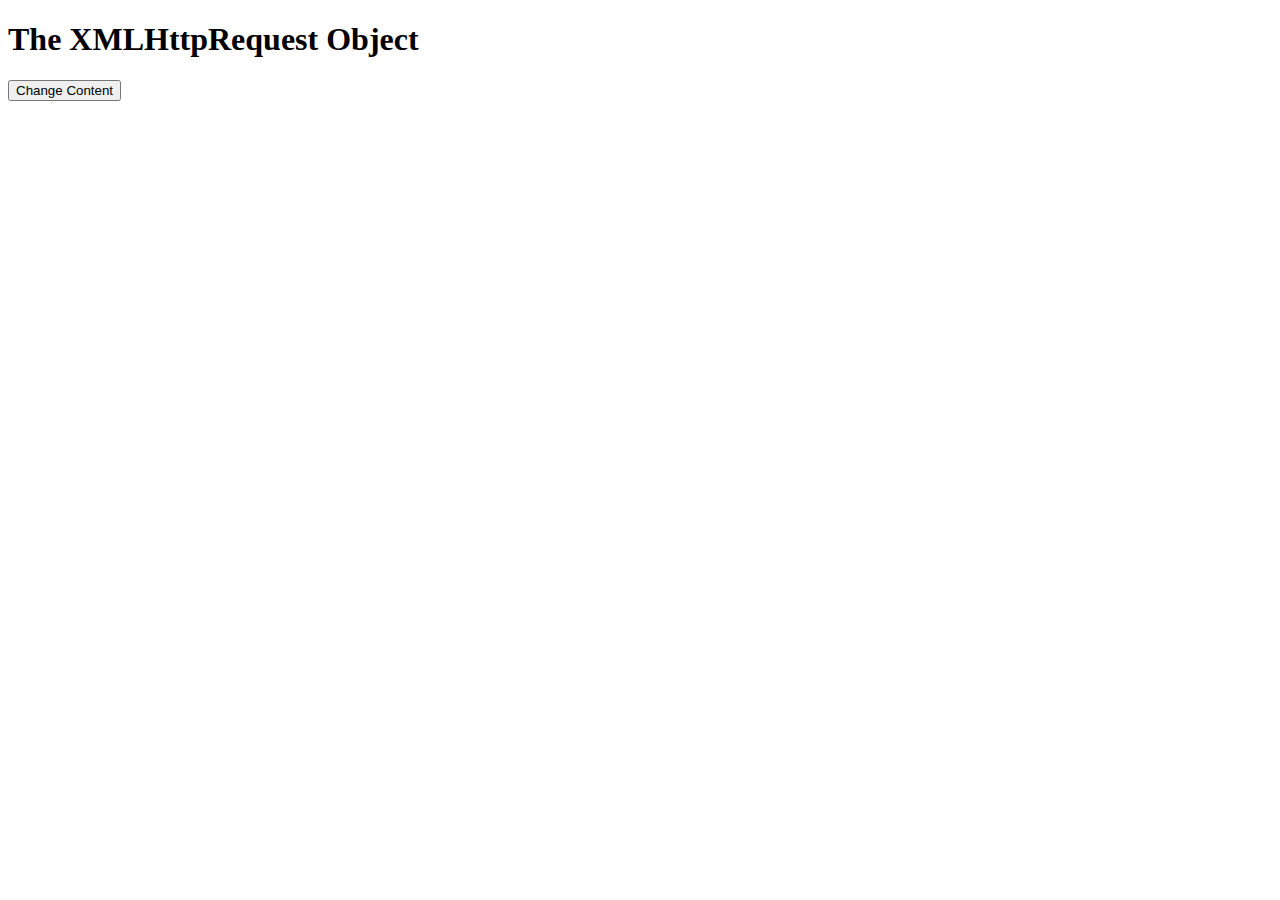
<file: AJAX/index.html>
<!DOCTYPE html>
<html>
<body>

<div id="demo">
<h1>The XMLHttpRequest Object</h1>
<button type="button" onclick="loadDoc()">Change Content</button>
</div>

<script>
function loadDoc() {
  var xhttp = new XMLHttpRequest();
  xhttp.onreadystatechange = function() {
    if (this.readyState == 4 && this.status == 200) {
      document.getElementById("demo").innerHTML =
      this.responseText;
    }
  };
  xhttp.open("GET", "rec.txt", true);
  xhttp.send();
}
</script>

</body>
</html>
</file>
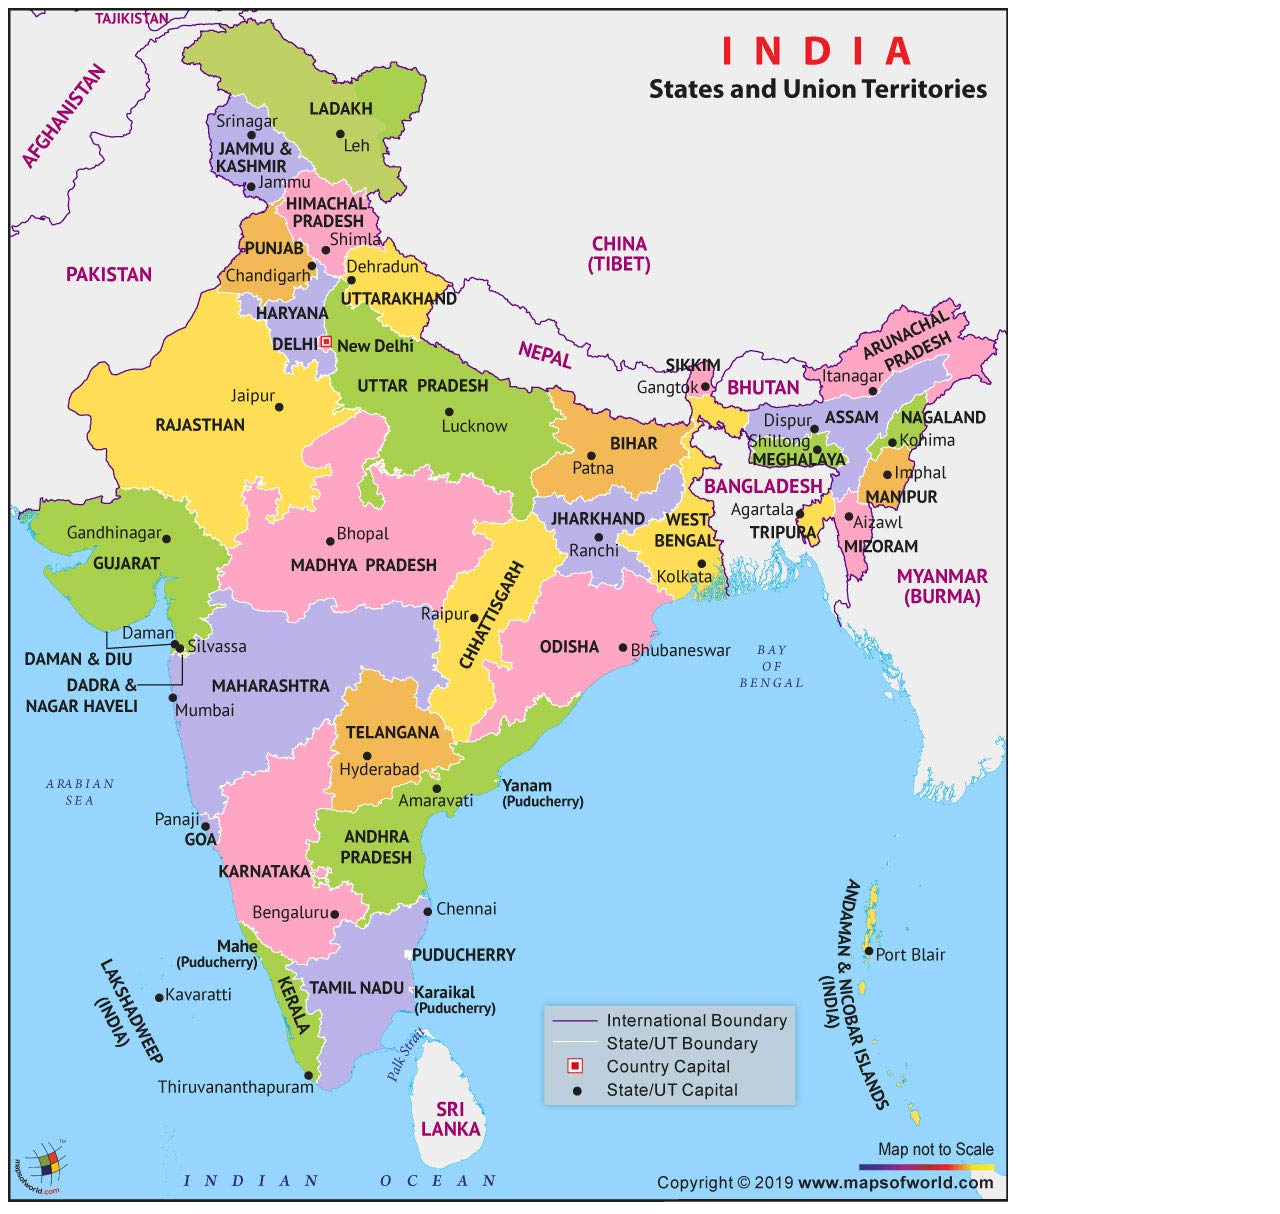
<file: Map/index.html>
<!DOCTYPE html>
<html lang="en">
<head>
    <meta charset="UTF-8">
    <meta name="viewport" content="width=device-width, initial-scale=1.0">
    <title>India Map with Hotspots</title>
</head>
<body>

    <img src="assets/img/india-map-2019.jpg" usemap="#workmap" alt="Map of India">

    <map name="workmap" id="workmap">
        <!-- Rectangular hotspot for Tamil Nadu -->
        <area shape="rect" coords="295,964,400,994" alt="Tamil Nadu - Rectangle" title="Tamil Nadu - Rectangle" href="tn.html">
        
        <!-- Rectangular hotspot for another area (e.g., Kanyakumari) -->
        <area shape="rect" coords="290,172,333,250" alt="Kanyakumari" title="Kanyakumari" href="Kanyakumari.html">
        
        <!-- Circular hotspot for another area (e.g., Cup of coffee) -->
        <area shape="circle" coords="322,1077,44" alt="Kallakurichi" title="Kallakurichi" href="Kallakurichi.html">
    </map>

</body>
</html>
</file>
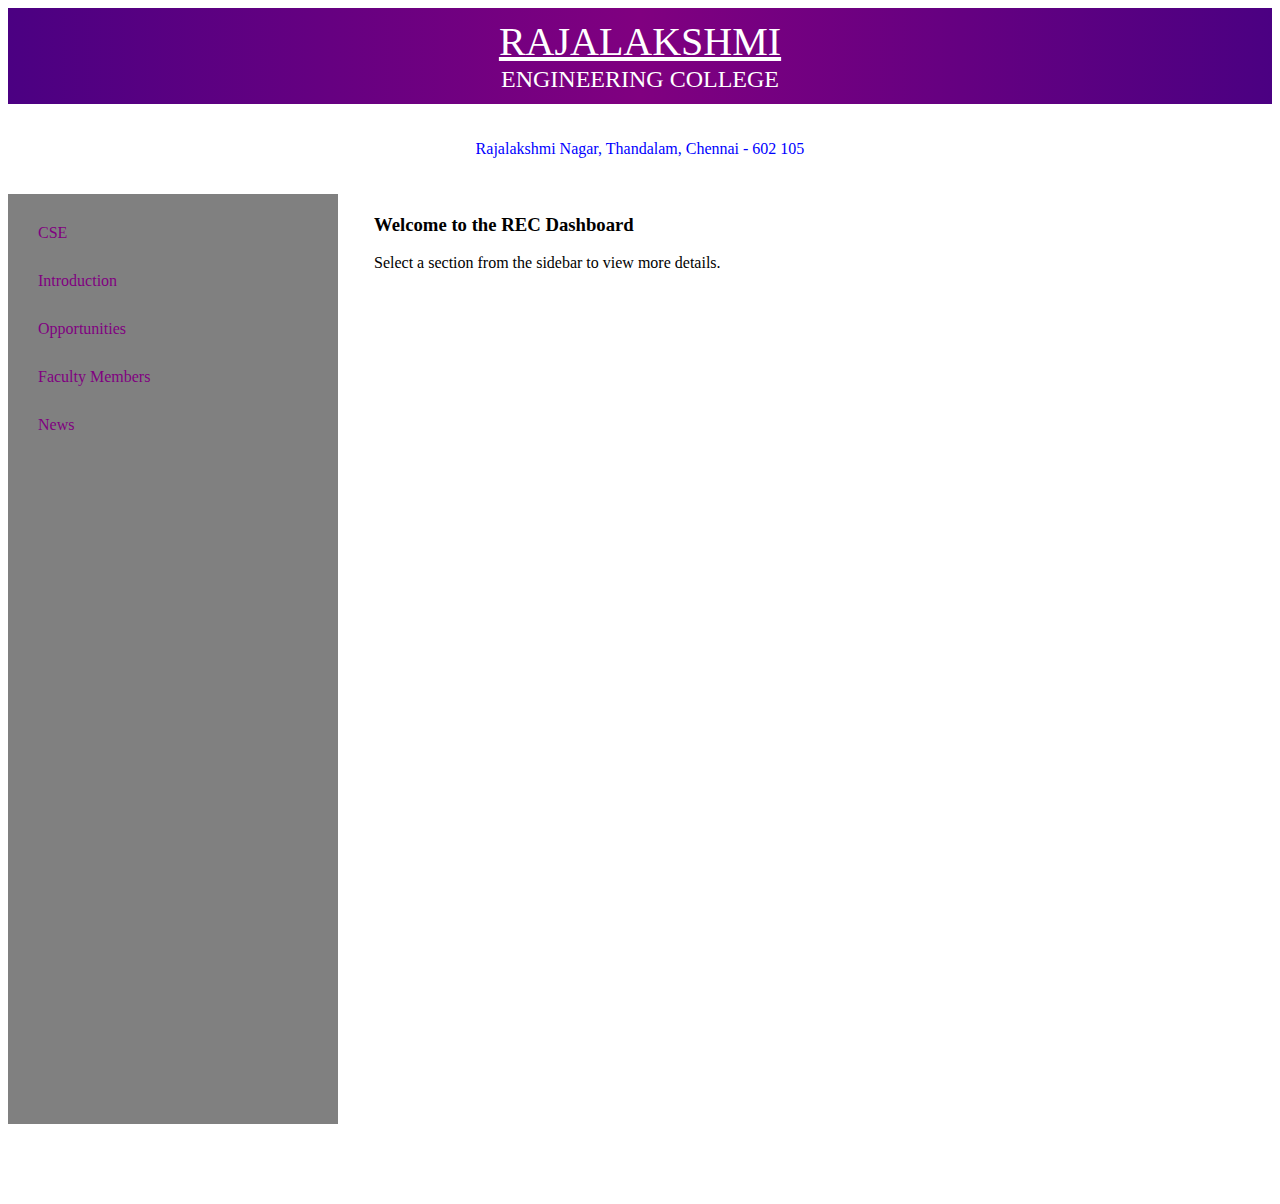
<file: REC_Dashboard/index.html>
<!DOCTYPE html>
<html lang="en">
<head>
<meta charset="UTF-8">
<meta name="viewport" content="width=device-width, initial-scale=1.0">
<title>REC Dashboard</title>
<link rel="stylesheet" href="styles.css">
</head>
<body>
<div class="heading">
    <p><u>RAJALAKSHMI</u></p>
    <p style="font-size:24px">ENGINEERING COLLEGE</p>
</div>
<p class="address">Rajalakshmi Nagar, Thandalam, Chennai - 602 105</p>

<div class="sidebar">
    <a href="cse.html">CSE</a>
    <a href="intro.html">Introduction</a>
    <a href="opportunity.html">Opportunities</a>
    <a href="faculty.html">Faculty Members</a>
    <a href="news.html">News</a>
</div>

<div class="content">
    <h3>Welcome to the REC Dashboard</h3>
    <p>Select a section from the sidebar to view more details.</p>
</div>

</body>
</html>
</file>
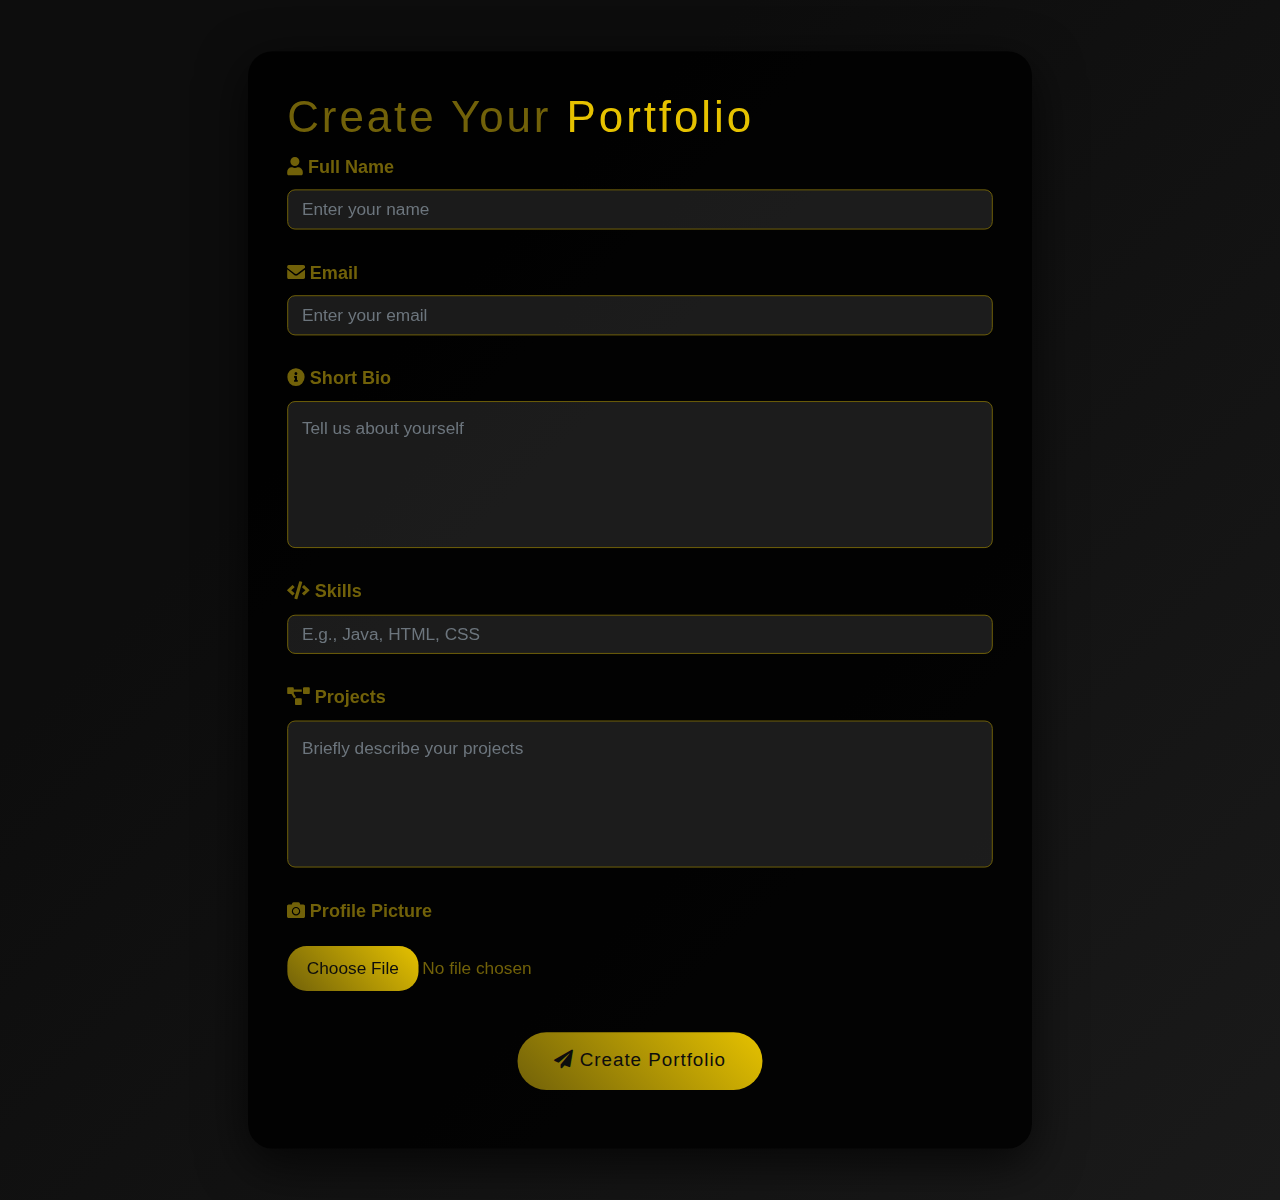
<file: PortfolioCreator/portfolio/index.html>
<!DOCTYPE html>
<html lang="en">
<head>
    <meta charset="UTF-8">
    <meta name="viewport" content="width=device-width, initial-scale=1.0">
    <title>Portfolio Creator</title>
    <link rel="stylesheet" href="https://cdnjs.cloudflare.com/ajax/libs/font-awesome/5.15.4/css/all.min.css">
    <link rel="stylesheet" href="https://maxcdn.bootstrapcdn.com/bootstrap/4.5.2/css/bootstrap.min.css">
    <link rel="stylesheet" href="../css/styles.css">
</head>
<body>
    <div class="container">
        <div class="form-container">
            <h1 style="align-content: center;">Create Your <span class="highlight">Portfolio</span></h1>
            <form id="portfolioForm" action="../api/savePortfolio.php" method="POST" enctype="multipart/form-data">
                <div class="form-group">
                    <label for="name"><i class="fas fa-user"></i> Full Name</label>
                    <input type="text" class="form-control" id="name" name="name" placeholder="Enter your name" required>
                </div>
                <div class="form-group">
                    <label for="email"><i class="fas fa-envelope"></i> Email</label>
                    <input type="email" class="form-control" id="email" name="email" placeholder="Enter your email" required>
                </div>
                <div class="form-group">
                    <label for="bio"><i class="fas fa-info-circle"></i> Short Bio</label>
                    <textarea class="form-control" id="bio" name="bio" rows="3" placeholder="Tell us about yourself" required></textarea>
                </div>
                <div class="form-group">
                    <label for="skills"><i class="fas fa-code"></i> Skills</label>
                    <input type="text" class="form-control" id="skills" name="skills" placeholder="E.g., Java, HTML, CSS" required>
                </div>
                <div class="form-group">
                    <label for="projects"><i class="fas fa-project-diagram"></i> Projects</label>
                    <textarea class="form-control" id="projects" name="projects" rows="3" placeholder="Briefly describe your projects" required></textarea>
                </div>
                <div class="form-group">
                    <label for="profilePic"><i class="fas fa-camera"></i> Profile Picture</label>
                    <input type="file" class="form-control" id="profilePic" name="profilePic" accept="image/*" required>
                </div>
                <button type="submit" class="btn btn-submit"><i class="fas fa-paper-plane"></i> Create Portfolio</button>
            </form>
        </div>
    </div>
    <script src="../js/script.js"></script>
</body>
</html>
</file>
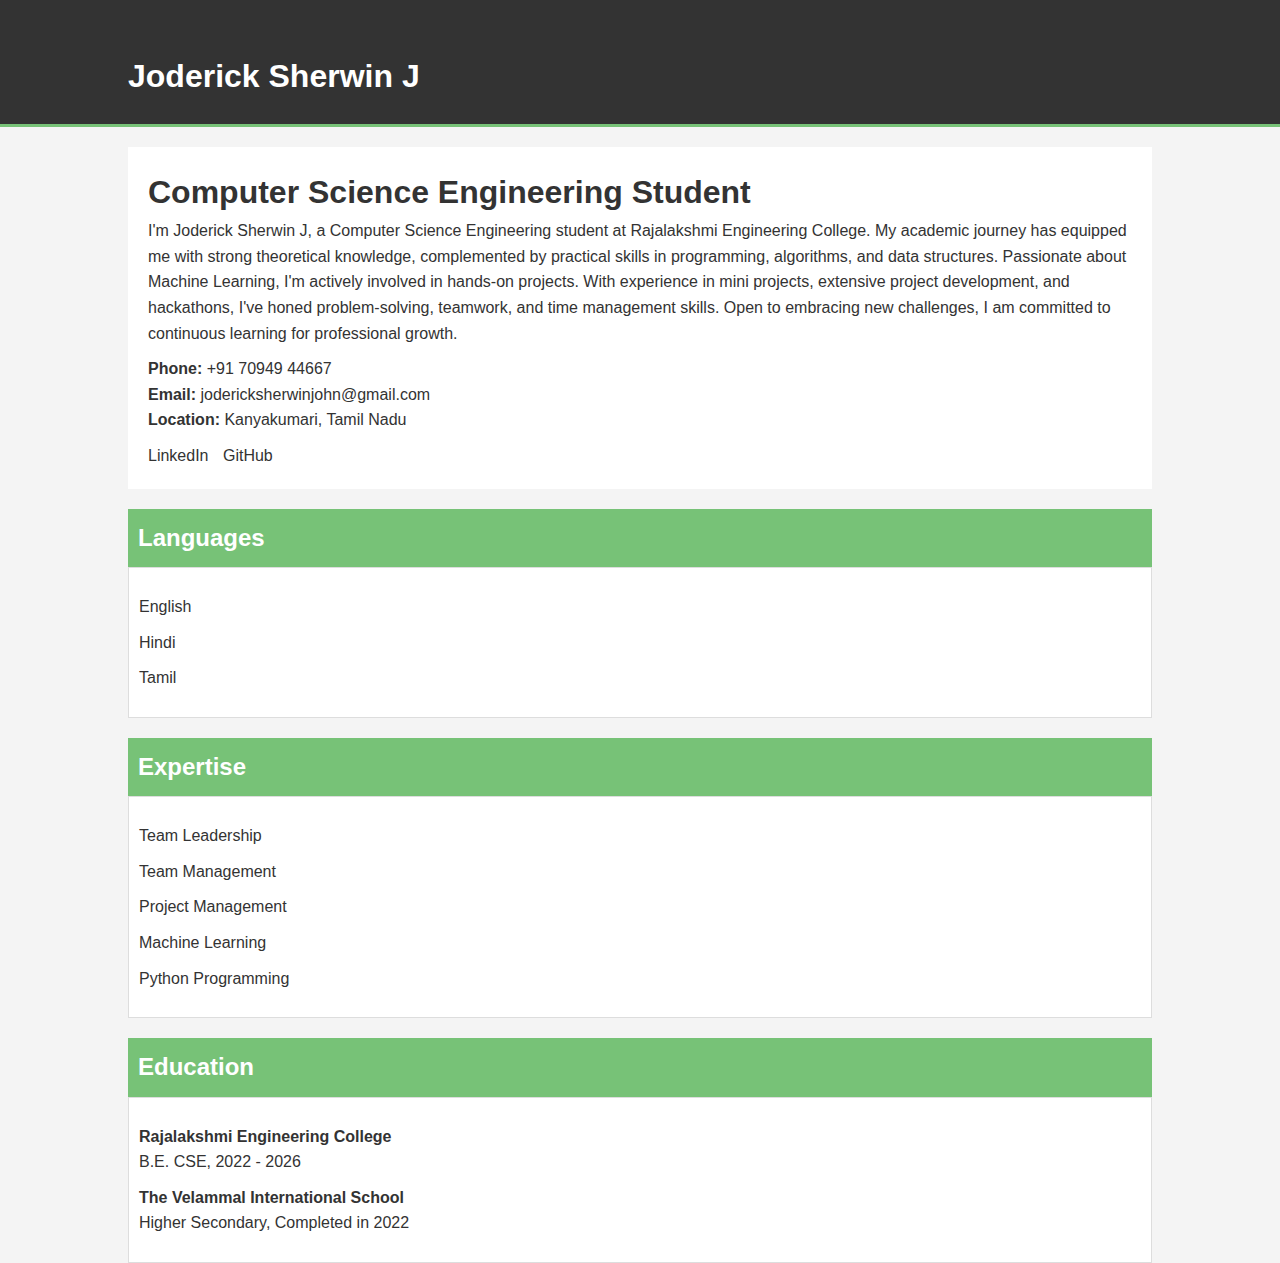
<file: Try.html>
<!DOCTYPE html>
<html lang="en">
<head>
    <meta charset="UTF-8">
    <meta name="viewport" content="width=device-width, initial-scale=1.0">
    <title>Resume - Joderick Sherwin J</title>
    <style>
        body {
            font-family: Arial, sans-serif;
            line-height: 1.6;
            margin: 0;
            padding: 0;
            background-color: #f4f4f4;
            color: #333;
        }
        .container {
            width: 80%;
            margin: auto;
            overflow: hidden;
        }
        header {
            background: #333;
            color: #fff;
            padding-top: 30px;
            min-height: 70px;
            border-bottom: #77c277 3px solid;
        }
        header a {
            color: #fff;
            text-decoration: none;
            text-transform: uppercase;
            font-size: 16px;
        }
        header ul {
            padding: 0;
            list-style: none;
        }
        header li {
            float: left;
            display: inline;
            padding: 0 20px 0 20px;
        }
        .main-info {
            padding: 20px;
            background: #fff;
            margin-top: 20px;
        }
        .main-info h1, .main-info p {
            margin: 0;
            padding: 0;
        }
        .main-info .contact-info, .main-info .social-info {
            margin-top: 10px;
        }
        .main-info .social-info a {
            margin-right: 10px;
            text-decoration: none;
            color: #333;
        }
        .main-info .social-info a:hover {
            text-decoration: underline;
        }
        .section {
            margin-top: 20px;
        }
        .section h2 {
            background: #77c277;
            color: #fff;
            padding: 10px;
            margin: 0;
        }
        .section .content {
            padding: 10px;
            background: #fff;
            border: 1px solid #ddd;
        }
        .section .content ul {
            list-style: none;
            padding: 0;
        }
        .section .content li {
            margin-bottom: 10px;
        }
    </style>
</head>
<body>
    <header>
        <div class="container">
            <h1>Joderick Sherwin J</h1>
        </div>
    </header>
    <div class="container">
        <div class="main-info">
            <h1>Computer Science Engineering Student</h1>
            <p>I'm Joderick Sherwin J, a Computer Science Engineering student at Rajalakshmi Engineering College. My academic journey has equipped me with strong theoretical knowledge, complemented by practical skills in programming, algorithms, and data structures. Passionate about Machine Learning, I'm actively involved in hands-on projects. With experience in mini projects, extensive project development, and hackathons, I've honed problem-solving, teamwork, and time management skills. Open to embracing new challenges, I am committed to continuous learning for professional growth.</p>
            <div class="contact-info">
                <p><strong>Phone:</strong> +91 70949 44667</p>
                <p><strong>Email:</strong> jodericksherwinjohn@gmail.com</p>
                <p><strong>Location:</strong> Kanyakumari, Tamil Nadu</p>
            </div>
            <div class="social-info">
                <a href="https://www.linkedin.com/in/joderick-sherwin-j/">LinkedIn</a>
                <a href="https://github.com/Joderick-Sherwin">GitHub</a>
            </div>
        </div>
        <div class="section">
            <h2>Languages</h2>
            <div class="content">
                <ul>
                    <li>English</li>
                    <li>Hindi</li>
                    <li>Tamil</li>
                </ul>
            </div>
        </div>
        <div class="section">
            <h2>Expertise</h2>
            <div class="content">
                <ul>
                    <li>Team Leadership</li>
                    <li>Team Management</li>
                    <li>Project Management</li>
                    <li>Machine Learning</li>
                    <li>Python Programming</li>
                </ul>
            </div>
        </div>
        
        <div class="section">
            <h2>Education</h2>
            <div class="content">
                <ul>
                    <li><strong>Rajalakshmi Engineering College</strong><br>B.E. CSE, 2022 - 2026</li>
                    <li><strong>The Velammal International School</strong><br>Higher Secondary, Completed in 2022</li>
                </ul>
            </div>
        </div>
    </div>
</body>
</html>
</file>
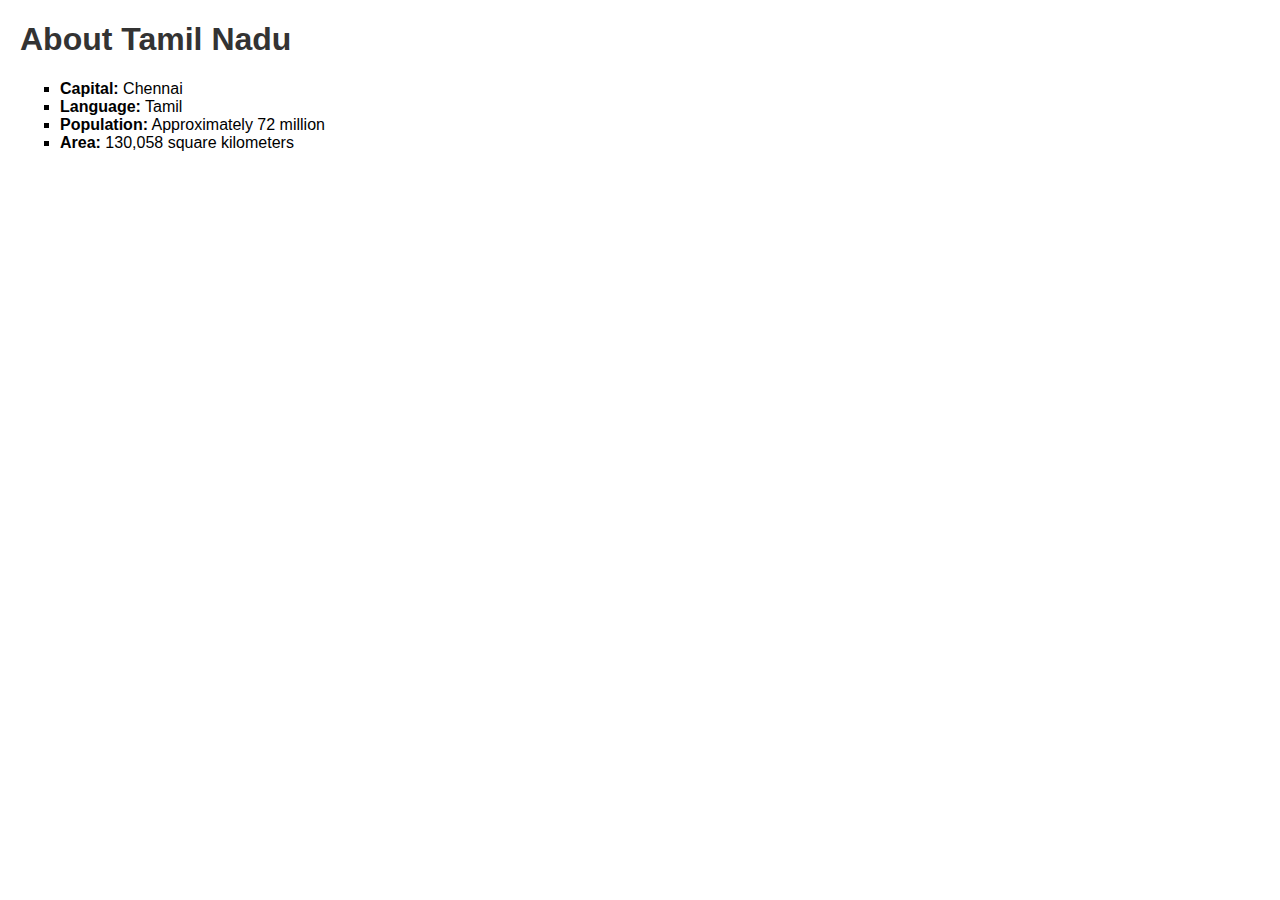
<file: Map/tn.html>
<!DOCTYPE html>
<html lang="en">
<head>
    <meta charset="UTF-8">
    <meta name="viewport" content="width=device-width, initial-scale=1.0">
    <title>About Tamil Nadu</title>
    <style>
        body {
            font-family: Arial, sans-serif;
            margin: 20px;
        }
        h1 {
            color: #333;
        }
        ul {
            list-style-type: square;
        }
    </style>
</head>
<body>
    <h1>About Tamil Nadu</h1>
    <ul>
        <li><strong>Capital:</strong> Chennai</li>
        <li><strong>Language:</strong> Tamil</li>
        <li><strong>Population:</strong> Approximately 72 million</li>
        <li><strong>Area:</strong> 130,058 square kilometers</li>
    </ul>
</body>
</html>
</file>
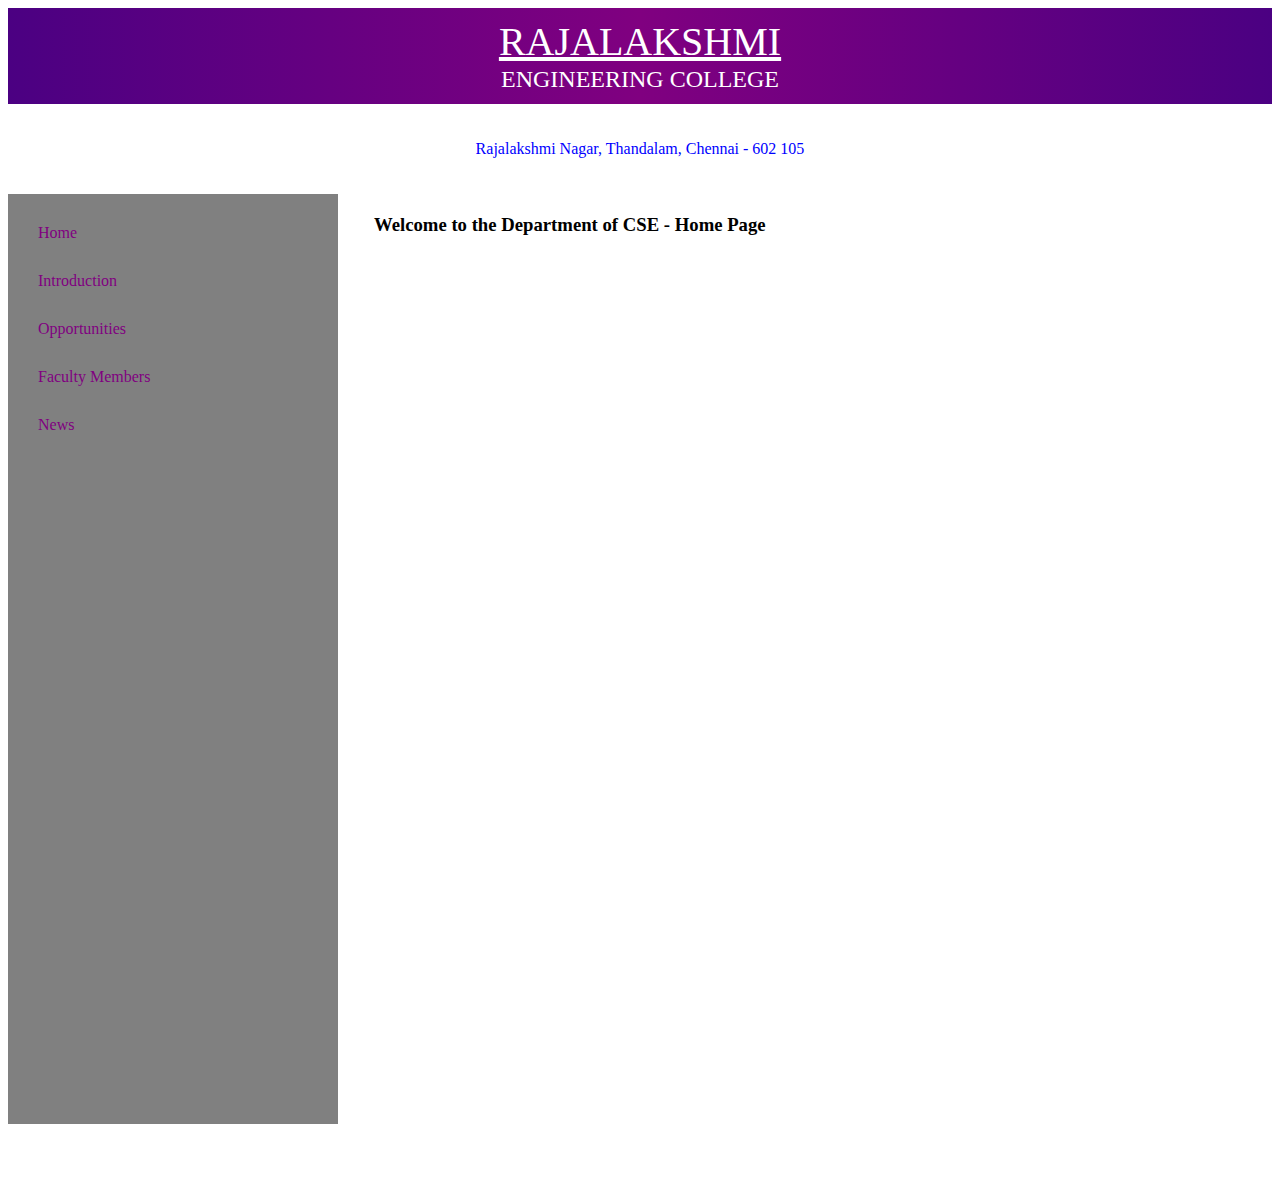
<file: REC_Dashboard/cse.html>
<!DOCTYPE html>
<html lang="en">
<head>
<meta charset="UTF-8">
<meta name="viewport" content="width=device-width, initial-scale=1.0">
<title>CSE</title>
<link rel="stylesheet" href="styles.css">
</head>
<body>
<div class="heading">
    <p><u>RAJALAKSHMI</u></p>
    <p style="font-size:24px">ENGINEERING COLLEGE</p>
</div>
<p class="address">Rajalakshmi Nagar, Thandalam, Chennai - 602 105</p>

<div class="sidebar">
    <a href="index.html">Home</a>
    <a href="intro.html">Introduction</a>
    <a href="opportunity.html">Opportunities</a>
    <a href="faculty.html">Faculty Members</a>
    <a href="news.html">News</a>
</div>

<div class="content">
    <section id="cse">
        <h3>Welcome to the Department of CSE - Home Page</h3>
    </section>
</div>

</body>
</html>
</file>
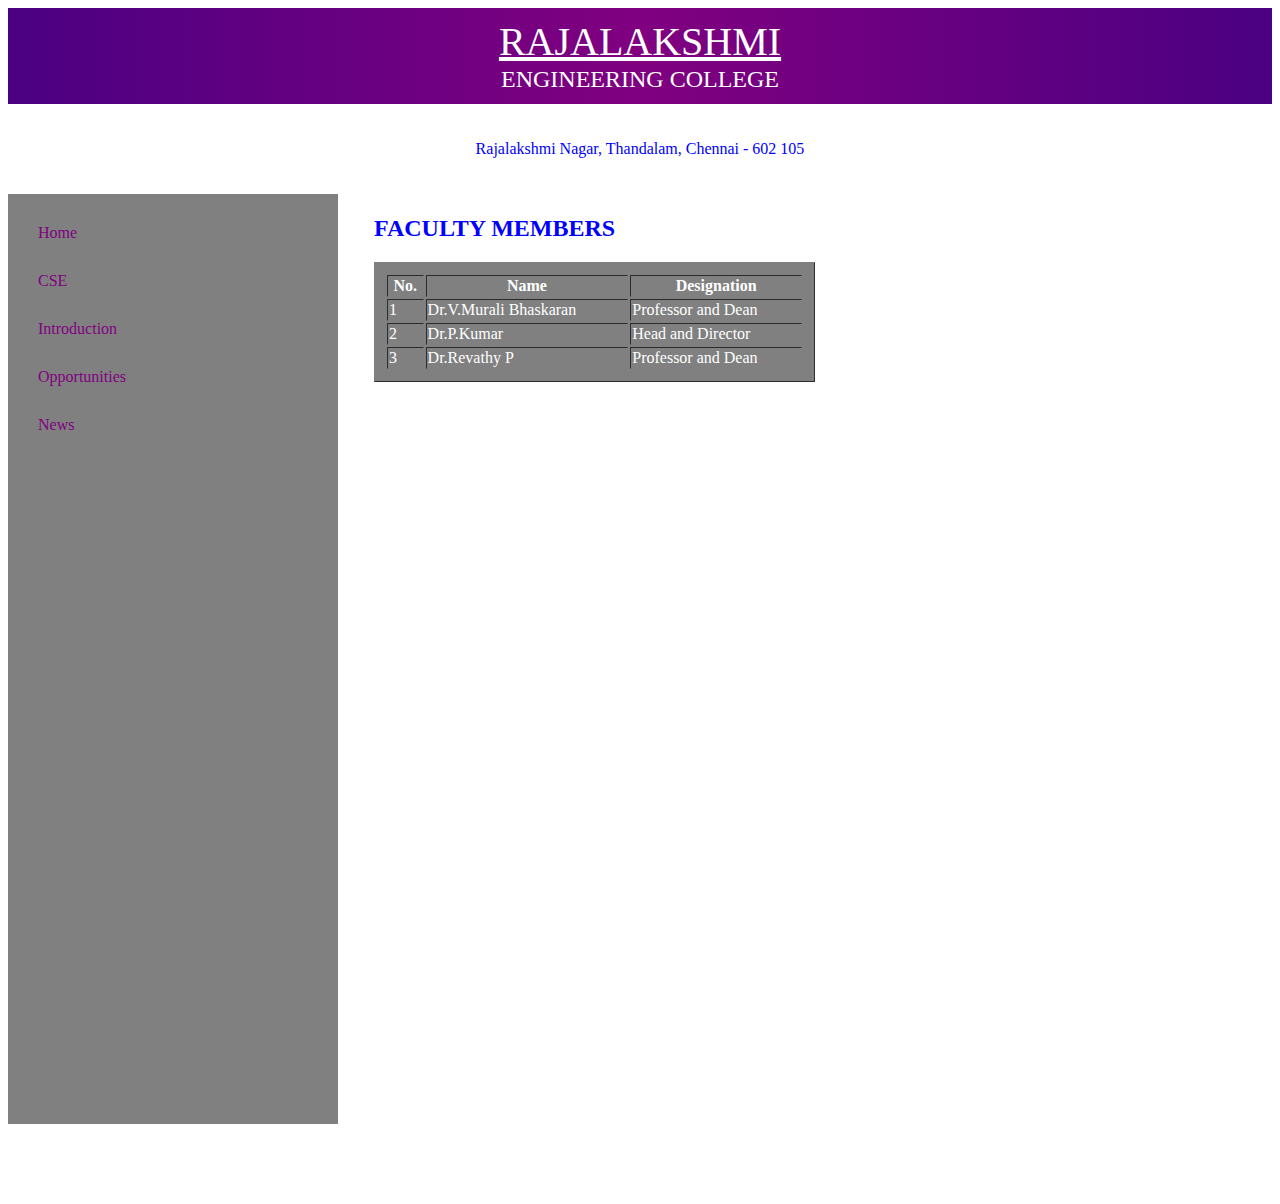
<file: REC_Dashboard/faculty.html>
<!DOCTYPE html>
<html lang="en">
<head>
<meta charset="UTF-8">
<meta name="viewport" content="width=device-width, initial-scale=1.0">
<title>Faculty Members</title>
<link rel="stylesheet" href="styles.css">
</head>
<body>
<div class="heading">
    <p><u>RAJALAKSHMI</u></p>
    <p style="font-size:24px">ENGINEERING COLLEGE</p>
</div>
<p class="address">Rajalakshmi Nagar, Thandalam, Chennai - 602 105</p>

<div class="sidebar">
    <a href="index.html">Home</a>
    <a href="cse.html">CSE</a>
    <a href="intro.html">Introduction</a>
    <a href="opportunity.html">Opportunities</a>
    <a href="news.html">News</a>
</div>

<div class="content">
    <section id="faculty">
        <h2 style="color: blue">FACULTY MEMBERS</h2>
        <table border="1">
            <tr>
                <th>No.</th>
                <th>Name</th>
                <th>Designation</th>
            </tr>
            <tr>
                <td>1</td>
                <td>Dr.V.Murali Bhaskaran</td>
                <td>Professor and Dean</td>
            </tr>
            <tr>
                <td>2</td>
                <td>Dr.P.Kumar</td>
                <td>Head and Director</td>
            </tr>
            <tr>
                <td>3</td>
                <td>Dr.Revathy P</td>
                <td>Professor and Dean</td>
            </tr>
        </table>
    </section>
</div>

</body>
</html>
</file>
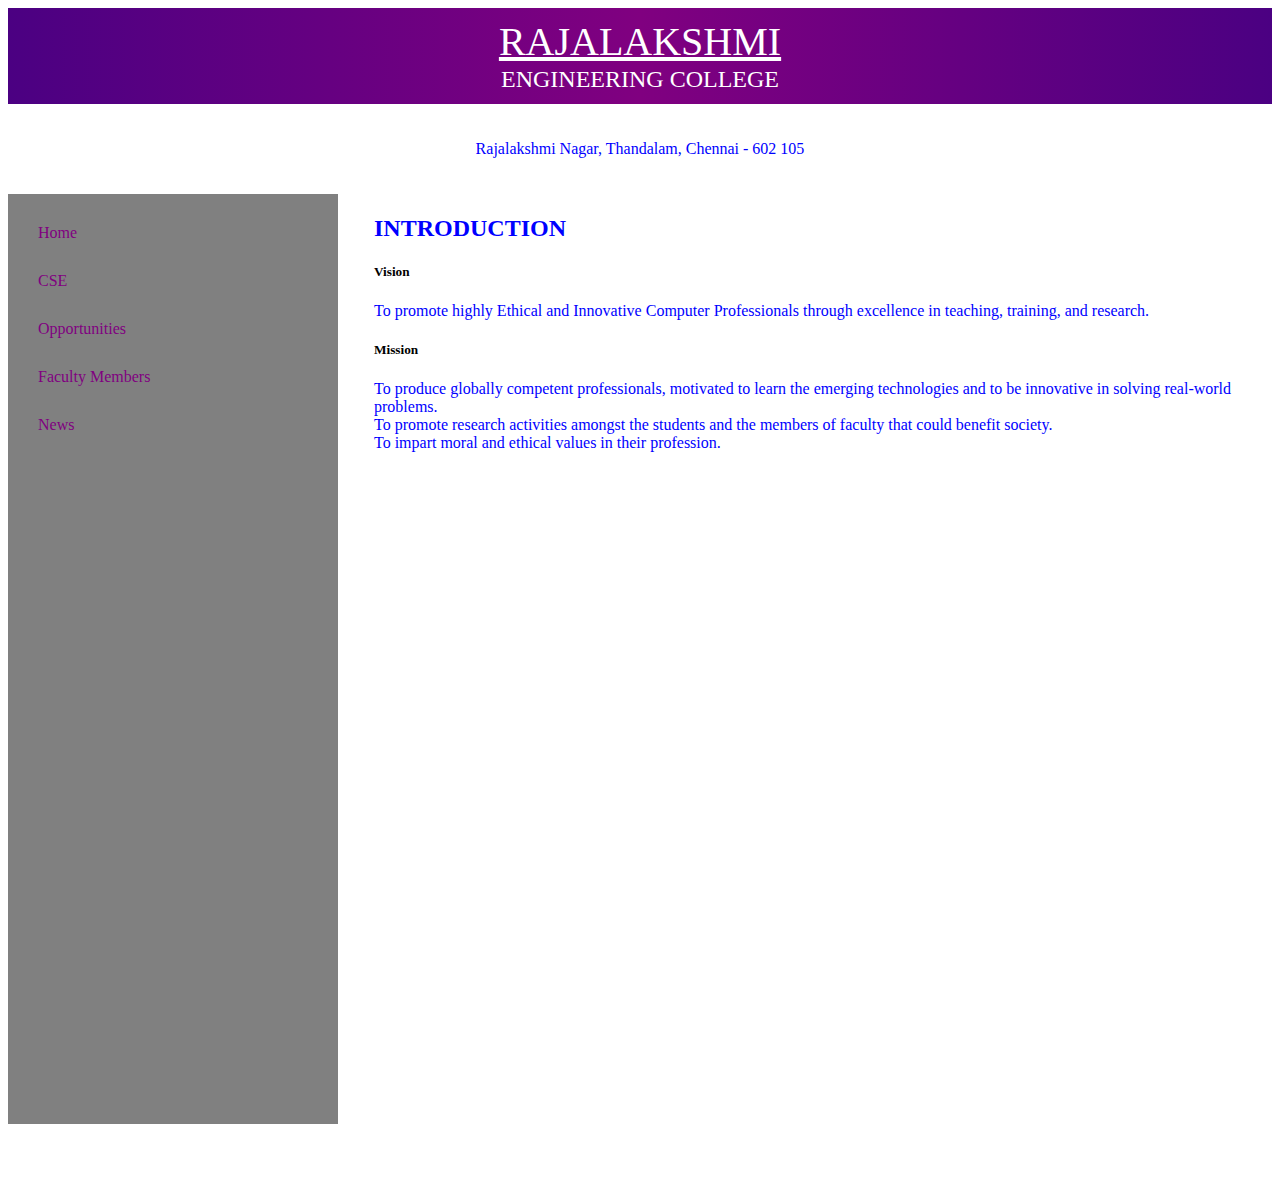
<file: REC_Dashboard/intro.html>
<!DOCTYPE html>
<html lang="en">
<head>
<meta charset="UTF-8">
<meta name="viewport" content="width=device-width, initial-scale=1.0">
<title>Introduction</title>
<link rel="stylesheet" href="styles.css">
</head>
<body>
<div class="heading">
    <p><u>RAJALAKSHMI</u></p>
    <p style="font-size:24px">ENGINEERING COLLEGE</p>
</div>
<p class="address">Rajalakshmi Nagar, Thandalam, Chennai - 602 105</p>

<div class="sidebar">
    <a href="index.html">Home</a>
    <a href="cse.html">CSE</a>
    <a href="opportunity.html">Opportunities</a>
    <a href="faculty.html">Faculty Members</a>
    <a href="news.html">News</a>
</div>

<div class="content">
    <section id="intro">
        <h2 style="color: blue">INTRODUCTION</h2>
        <h5>Vision</h5>
        <p style="color:blue">To promote highly Ethical and Innovative Computer Professionals through excellence in teaching, training, and research.</p>
        <h5>Mission</h5>
        <p style="color:blue">To produce globally competent professionals, motivated to learn the emerging technologies and to be innovative in solving real-world problems.<br>To promote research activities amongst the students and the members of faculty that could benefit society.<br>To impart moral and ethical values in their profession.</p>
    </section>
</div>

</body>
</html>
</file>
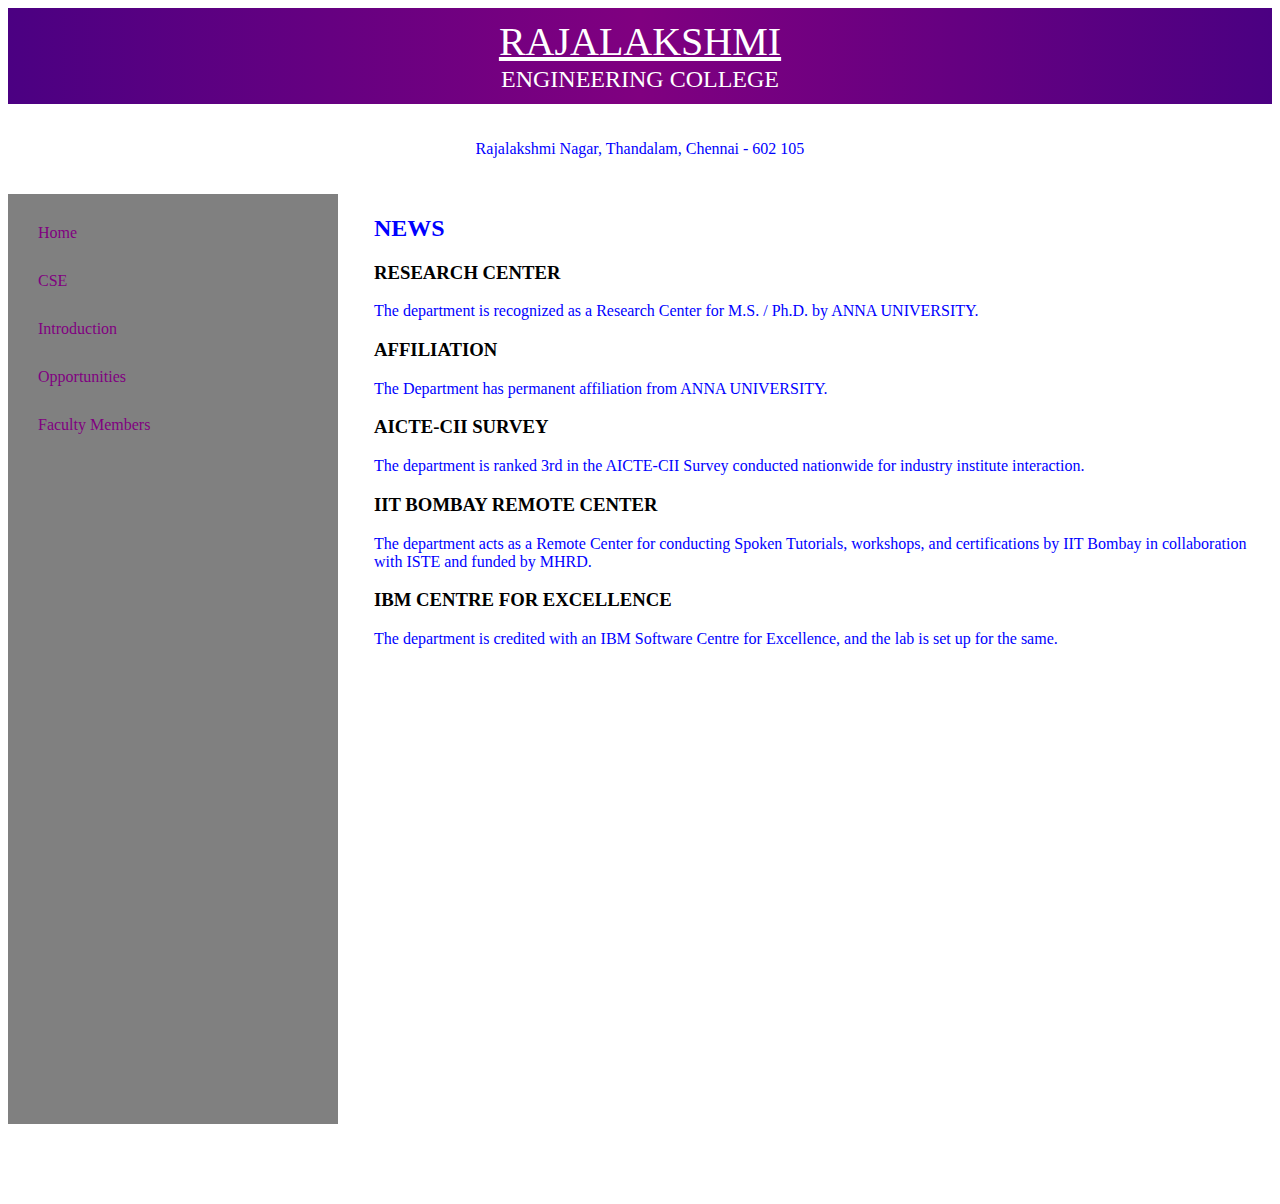
<file: REC_Dashboard/news.html>
<!DOCTYPE html>
<html lang="en">
<head>
<meta charset="UTF-8">
<meta name="viewport" content="width=device-width, initial-scale=1.0">
<title>News</title>
<link rel="stylesheet" href="styles.css">
</head>
<body>
<div class="heading">
    <p><u>RAJALAKSHMI</u></p>
    <p style="font-size:24px">ENGINEERING COLLEGE</p>
</div>
<p class="address">Rajalakshmi Nagar, Thandalam, Chennai - 602 105</p>

<div class="sidebar">
    <a href="index.html">Home</a>
    <a href="cse.html">CSE</a>
    <a href="intro.html">Introduction</a>
    <a href="opportunity.html">Opportunities</a>
    <a href="faculty.html">Faculty Members</a>
</div>

<div class="content">
    <section id="news">
        <h2 style="color: blue">NEWS</h2>
        <h3>RESEARCH CENTER</h3>
        <p style="color:blue">The department is recognized as a Research Center for M.S. / Ph.D. by ANNA UNIVERSITY.</p>
        <h3>AFFILIATION</h3>
        <p style="color:blue">The Department has permanent affiliation from ANNA UNIVERSITY.</p>
        <h3>AICTE-CII SURVEY</h3>
        <p style="color:blue">The department is ranked 3rd in the AICTE-CII Survey conducted nationwide for industry institute interaction.</p>
        <h3>IIT BOMBAY REMOTE CENTER</h3>
        <p style="color:blue">The department acts as a Remote Center for conducting Spoken Tutorials, workshops, and certifications by IIT Bombay in collaboration with ISTE and funded by MHRD.</p>
        <h3>IBM CENTRE FOR EXCELLENCE</h3>
        <p style="color:blue">The department is credited with an IBM Software Centre for Excellence, and the lab is set up for the same.</p>
    </section>
</div>

</body>
</html>
</file>
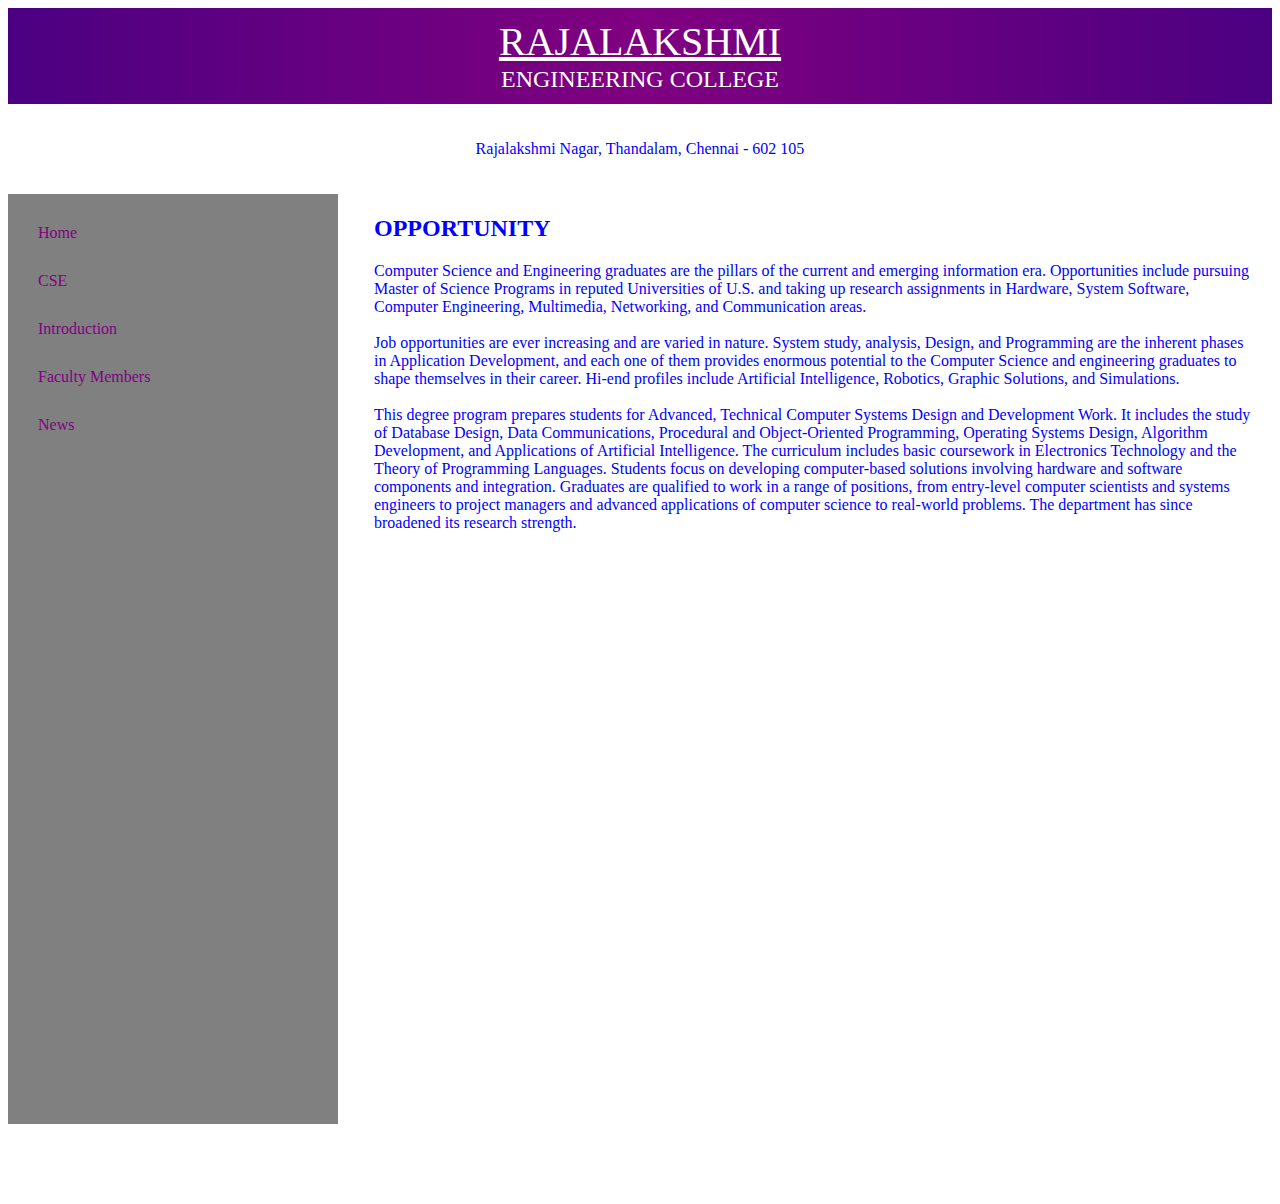
<file: REC_Dashboard/opportunity.html>
<!DOCTYPE html>
<html lang="en">
<head>
<meta charset="UTF-8">
<meta name="viewport" content="width=device-width, initial-scale=1.0">
<title>Opportunities</title>
<link rel="stylesheet" href="styles.css">
</head>
<body>
<div class="heading">
    <p><u>RAJALAKSHMI</u></p>
    <p style="font-size:24px">ENGINEERING COLLEGE</p>
</div>
<p class="address">Rajalakshmi Nagar, Thandalam, Chennai - 602 105</p>

<div class="sidebar">
    <a href="index.html">Home</a>
    <a href="cse.html">CSE</a>
    <a href="intro.html">Introduction</a>
    <a href="faculty.html">Faculty Members</a>
    <a href="news.html">News</a>
</div>

<div class="content">
    <section id="opportunity">
        <h2 style="color: blue">OPPORTUNITY</h2>
        <p style="color:blue">Computer Science and Engineering graduates are the pillars of the current and emerging information era. Opportunities include pursuing Master of Science Programs in reputed Universities of U.S. and taking up research assignments in Hardware, System Software, Computer Engineering, Multimedia, Networking, and Communication areas.<br>
        <br>Job opportunities are ever increasing and are varied in nature. System study, analysis, Design, and Programming are the inherent phases in Application Development, and each one of them provides enormous potential to the Computer Science and engineering graduates to shape themselves in their career. Hi-end profiles include Artificial Intelligence, Robotics, Graphic Solutions, and Simulations.<br>
        <br>This degree program prepares students for Advanced, Technical Computer Systems Design and Development Work. It includes the study of Database Design, Data Communications, Procedural and Object-Oriented Programming, Operating Systems Design, Algorithm Development, and Applications of Artificial Intelligence. The curriculum includes basic coursework in Electronics Technology and the Theory of Programming Languages. Students focus on developing computer-based solutions involving hardware and software components and integration. Graduates are qualified to work in a range of positions, from entry-level computer scientists and systems engineers to project managers and advanced applications of computer science to real-world problems. The department has since broadened its research strength.</p>
    </section>
</div>

</body>
</html>
</file>
<file: REC_Dashboard/styles.css>
/* CSS Styles */
.heading {
    background: linear-gradient(to right, #4B0082, #800080, #4B0082);
    color: white;
    text-align: center;
    font-family: Georgia, serif;
    font-size: 40px;
    position: sticky;
    top: 0;
    z-index: 1000;
    padding: 10px 0;
}
.heading p {
    margin: 0; 
}
.heading p:last-of-type {
    line-height: 1.2;
}
.address {
    color: blue;
    text-align: center;
    padding: 20px;
    position: sticky;
    top: 70px;
    z-index: 1000;
    background: white;
}
.sidebar {
    margin: 0;
    padding: 15px;
    width: 300px;
    background-color: gray;
    position: fixed;
    height: 100%;
    overflow: auto;
}
.sidebar a {
    display: block;
    color: purple;
    padding: 15px;
    text-decoration: none;
}
.sidebar a:hover {
    background-color: lightgrey;
    color: purple;
    font-size: 21px;
}
.sidebar a.active {
    background-color: lightgrey;
    color: purple;
    font-size: 21px;
}
.content {
    margin-left: 350px;
    padding: 1px 16px;
    height: 1000px;
}
table {
    background-color: grey;
    color: white;
    width: 50%;
    padding: 10px;
}
</file>
<file: PortfolioCreator/css/styles.css>
/* Base Styles */
body {
    background: linear-gradient(135deg, #0d0d0d 30%, #1a1a1a 100%); /* Smooth gradient */
    color: #716109; /* Gold text */
    font-family: 'Poppins', sans-serif;
    display: flex;
    justify-content: center;
    align-items: center;
    min-height: 100vh;
    padding: 20px;
    margin: 0;
    overflow-x: hidden;
}

.container {
    width: 100%;
    max-width: 800px;
    margin: 20px;
    padding: 0;
    border-radius: 25px;
    background: rgba(0, 0, 0, 0.85); /* Slight transparency */
    box-shadow: 0 15px 50px rgba(0, 0, 0, 0.7);
    overflow: hidden;
    transform: scale(0.98);
    transition: transform 0.4s, box-shadow 0.4s;
}

.container:hover {
    transform: scale(1);
    box-shadow: 0 20px 60px rgba(255, 215, 0, 0.3); /* Highlight effect */
}

.form-container {
    padding: 40px;
    position: relative;
}

h1 {
    font-size: 2.8em;
    text-align: center;
    margin-bottom: 10px;
    color: #716109;
    letter-spacing: 3px;
    position: relative;
    display: inline-block;
    transition: color 0.4s;
}

h1 .highlight {
    color: #e6c200; /* Slightly different shade of gold */
}

.description {
    text-align: center;
    color: #ccc;
    font-size: 1.1em;
    margin-bottom: 35px;
}

label {
    font-weight: bold;
    color: #716109;
    display: block;
    font-size: 1.15em;
    margin-bottom: 10px;
}

.form-group {
    margin-bottom: 30px;
    position: relative;
}

.form-control {
    background: rgba(255, 255, 255, 0.1); /* Transparent input */
    border: 1px solid #716109; /* Gold border */
    padding: 14px;
    font-size: 1.1em;
    border-radius: 8px;
    transition: background 0.4s, border-color 0.4s, box-shadow 0.4s, transform 0.3s;
    color: #716109; /* Gold text */
}

.form-control:focus {
    background: #1a1a1a; /* Darker background on focus */
    border-color: #e6c200;
    box-shadow: 0 0 10px rgba(255, 215, 0, 0.5);
    outline: none;
    transform: translateY(-2px);
}

textarea.form-control {
    resize: none;
    height: 150px;
}

.btn-submit {
    font-size: 1.2em;
    padding: 15px 0;
    background: linear-gradient(45deg, #716109, #e6c200);
    border: none;
    color: #0d0d0d; /* Black text */
    border-radius: 30px;
    cursor: pointer;
    transition: background 0.5s, transform 0.4s, box-shadow 0.4s;
    letter-spacing: 1px;
    width: 100%;
    max-width: 250px;
    margin: 20px auto;
    display: block;
    text-align: center;
}

.btn-submit:hover {
    background: linear-gradient(45deg, #e6c200, #716109);
    transform: translateY(-5px);
    box-shadow: 0 10px 20px rgba(230, 194, 0, 0.4);
}

input[type="file"] {
    color: #716109;
    border: none;
    background: none;
    padding: 12px 0;
    height:fit-content
}

input[type="file"]::file-selector-button {
    background: linear-gradient(45deg, #716109, #e6c200);
    color: #0d0d0d;
    padding: 10px 20px;
    border: none;
    border-radius: 20px;
    cursor: pointer;
    transition: background 0.3s, box-shadow 0.3s, transform 0.3s;
}

input[type="file"]::file-selector-button:hover {
    background: linear-gradient(45deg, #e6c200, #716109);
    box-shadow: 0 5px 15px rgba(230, 194, 0, 0.4);
    transform: translateY(-2px);
}

input[type="file"]:focus {
    outline: none;
}

/* Advanced Animations */
@keyframes fadeInUp {
    0% {
        opacity: 0;
        transform: translateY(30px);
    }
    100% {
        opacity: 1;
        transform: translateY(0);
    }
}

.form-container {
    animation: fadeInUp 1s ease-out;
}

@media (max-width: 768px) {
    h1 {
        font-size: 2.2em;
    }

    .btn-submit {
        font-size: 1.1em;
        padding: 12px 0;
    }

    .form-control {
        font-size: 0.95em;
    }
}
</file>
